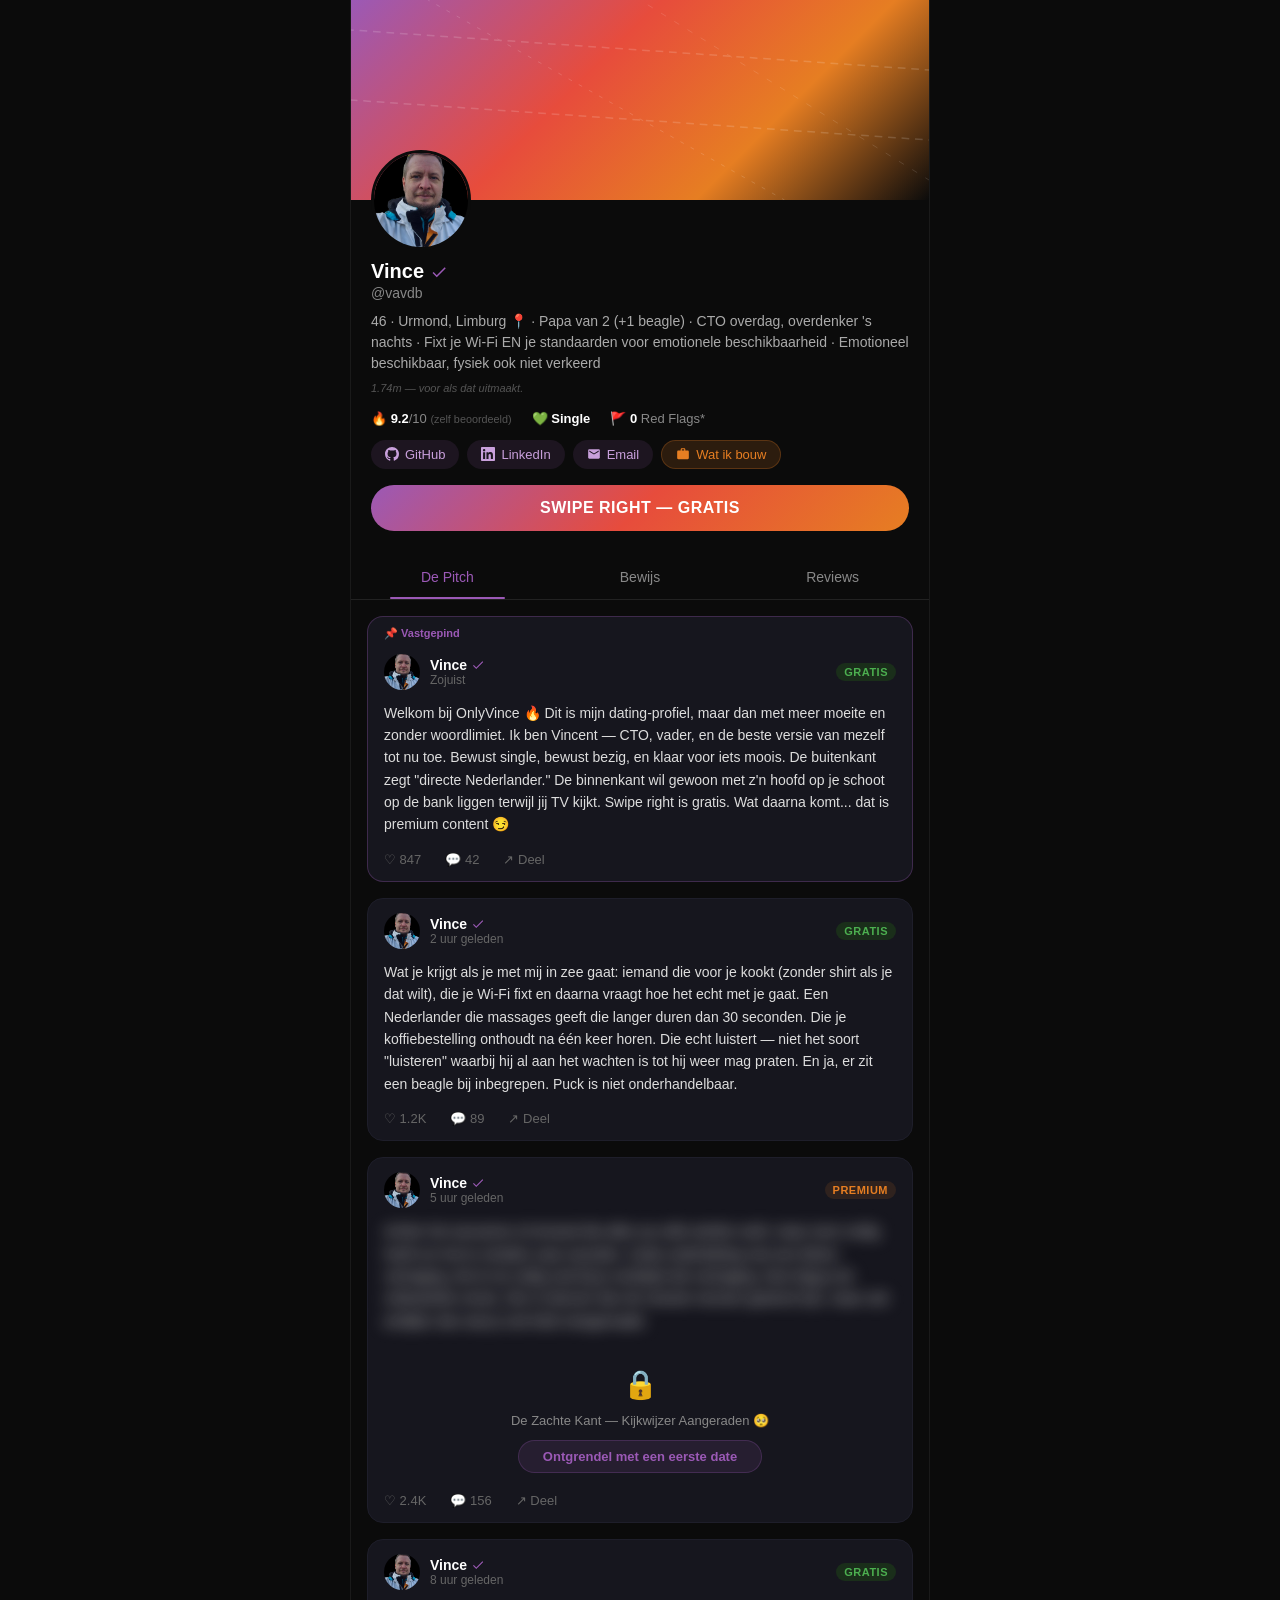
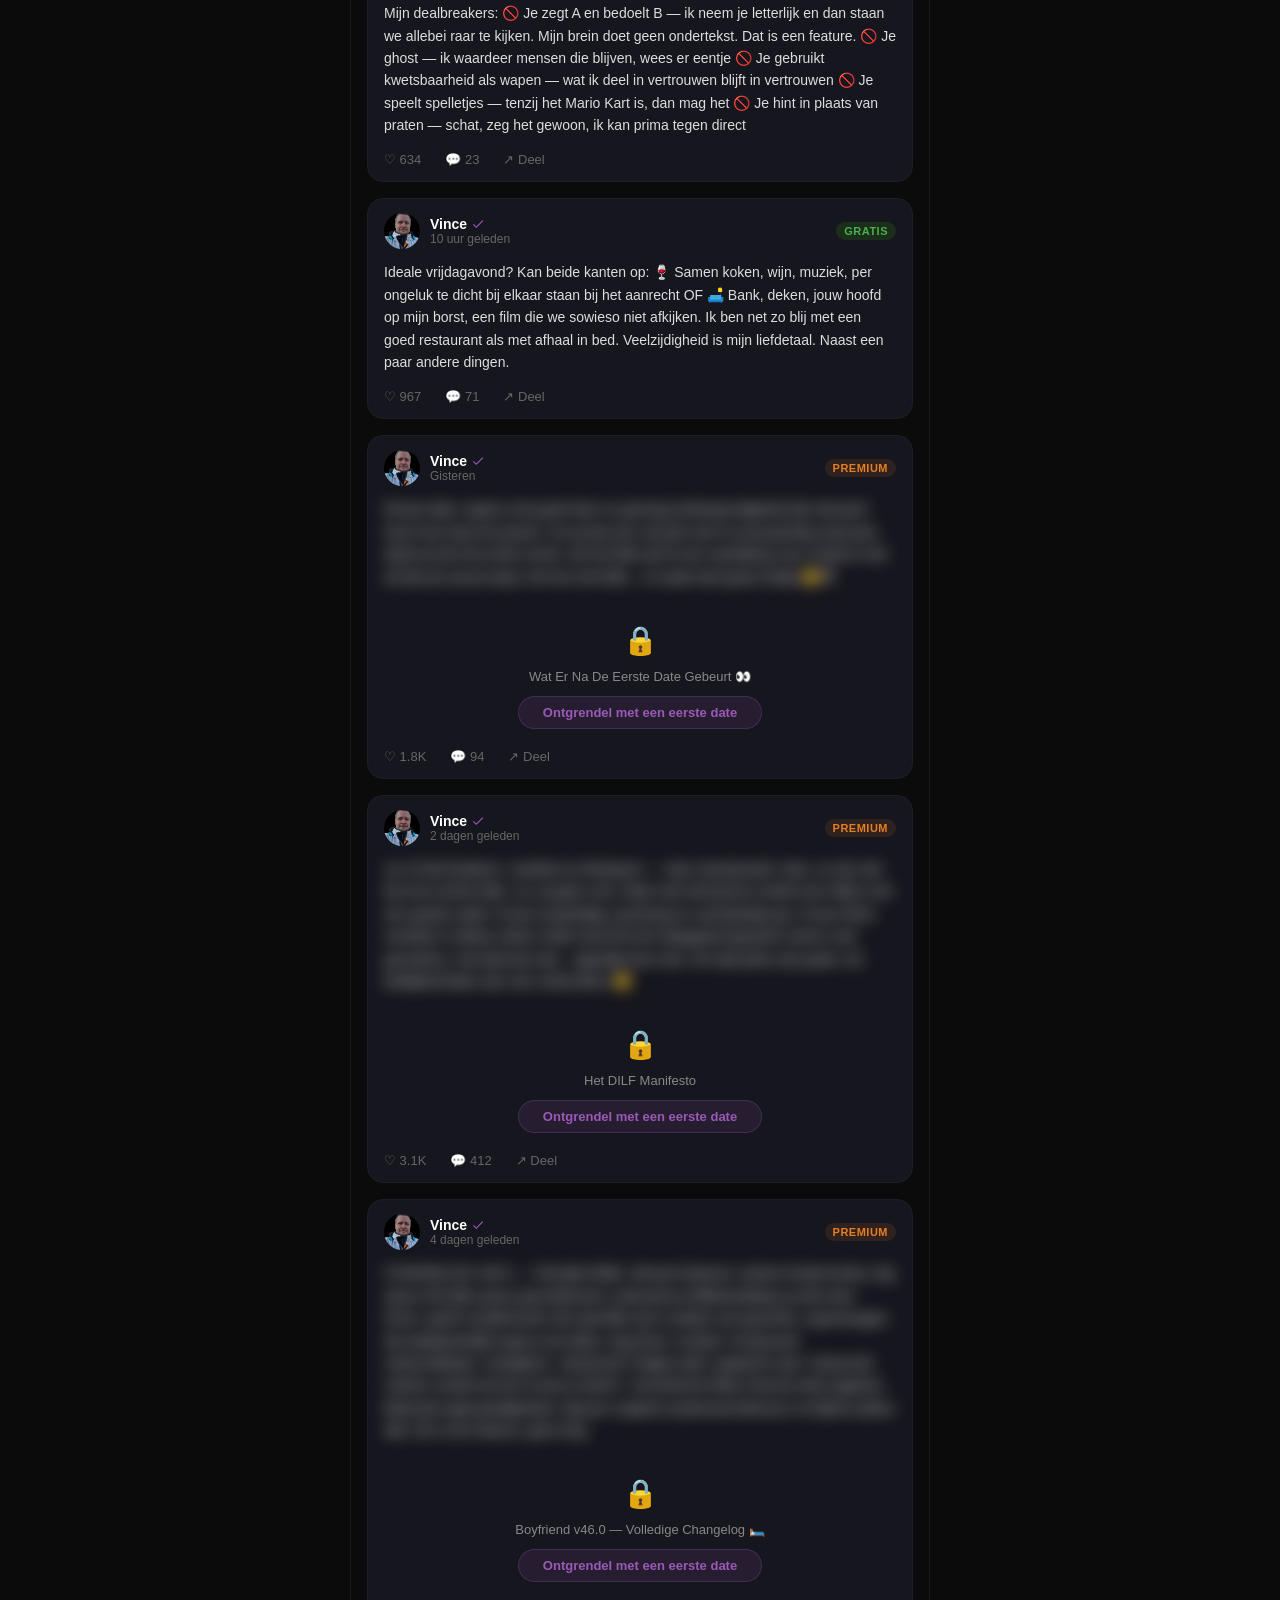
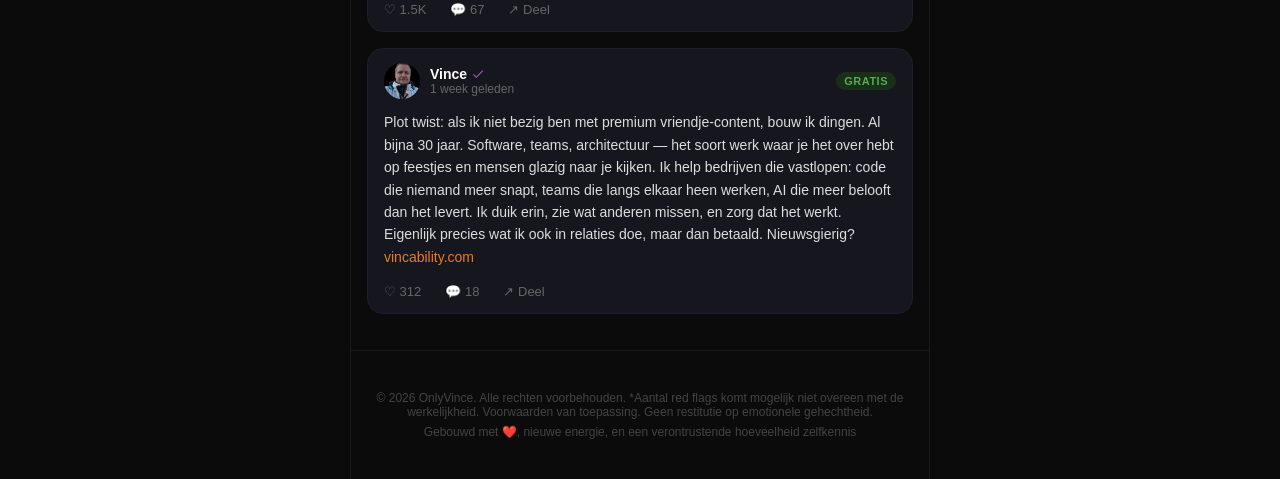
<file: index.html>
<!DOCTYPE html>
<html lang="nl">
<head>
  <meta charset="UTF-8">
  <meta name="viewport" content="width=device-width, initial-scale=1.0">
  <title>OnlyVince — Waarom Genoegen Nemen Met Minder?</title>
  <meta name="description" content="Vincent. Developer. Papa. Licht ontspoord. Accepteert nu sollicitaties.">

  <!-- Open Graph -->
  <meta property="og:title" content="OnlyVince — Waarom Genoegen Nemen Met Minder?">
  <meta property="og:description" content="De premium vriendje-ervaring. CTO, papa, emotioneel beschikbaar. Swipe right is gratis.">
  <meta property="og:image" content="https://onlyvince.net/assets/profile.jpg">
  <meta property="og:url" content="https://onlyvince.net/">
  <meta property="og:type" content="website">

  <!-- Twitter Card -->
  <meta name="twitter:card" content="summary">
  <meta name="twitter:title" content="OnlyVince — Waarom Genoegen Nemen Met Minder?">
  <meta name="twitter:description" content="De premium vriendje-ervaring. CTO, papa, emotioneel beschikbaar. Swipe right is gratis.">
  <meta name="twitter:image" content="https://onlyvince.net/assets/profile.jpg">

  <link rel="stylesheet" href="styles.css">
  <link rel="icon" href="data:image/svg+xml,<svg xmlns='http://www.w3.org/2000/svg' viewBox='0 0 100 100'><text y='.9em' font-size='90'>🔥</text></svg>">
</head>
<body>
  <div class="page">

    <!-- Cover Banner -->
    <div class="cover">
      <svg viewBox="0 0 600 200" preserveAspectRatio="none">
        <line x1="0" y1="30" x2="600" y2="70" stroke="#fff" stroke-width="1.5" stroke-dasharray="8,6">
          <animate attributeName="stroke-dashoffset" from="0" to="-28" dur="2s" repeatCount="indefinite"/>
        </line>
        <line x1="0" y1="100" x2="600" y2="140" stroke="#fff" stroke-width="1.5" stroke-dasharray="8,6">
          <animate attributeName="stroke-dashoffset" from="0" to="28" dur="3s" repeatCount="indefinite"/>
        </line>
        <line x1="80" y1="0" x2="450" y2="200" stroke="#fff" stroke-width="1" stroke-dasharray="4,8">
          <animate attributeName="stroke-dashoffset" from="0" to="-24" dur="4s" repeatCount="indefinite"/>
        </line>
        <line x1="300" y1="0" x2="600" y2="180" stroke="#fff" stroke-width="0.8" stroke-dasharray="6,10">
          <animate attributeName="stroke-dashoffset" from="0" to="20" dur="5s" repeatCount="indefinite"/>
        </line>
      </svg>
    </div>

    <!-- Profile -->
    <div class="profile">
      <img src="assets/profile.jpg" alt="Vince" class="avatar">

      <div class="profile-name">
        Vince
        <svg class="verified" viewBox="0 0 24 24" width="18" height="18" fill="#9b59b6">
          <path d="M9 16.17L4.83 12l-1.42 1.41L9 19 21 7l-1.41-1.41L9 16.17z"/>
        </svg>
      </div>
      <div class="profile-handle">@vavdb</div>
      <div class="profile-bio">
        46 &middot; Urmond, Limburg 📍 &middot; Papa van 2 (+1 beagle) &middot; CTO overdag, overdenker 's nachts &middot; Fixt je Wi-Fi EN je standaarden voor emotionele beschikbaarheid &middot; Emotioneel beschikbaar, fysiek ook niet verkeerd
        <span class="fine-print">1.74m — voor als dat uitmaakt.</span>
      </div>

      <!-- Dating Stats -->
      <div class="stats">
        <span>🔥 <strong>9.2</strong>/10 <small style="color:#555">(zelf beoordeeld)</small></span>
        <span>💚 <strong>Single</strong></span>
        <span>🚩 <strong>0</strong> Red Flags*</span>
      </div>

      <!-- Social Links -->
      <div class="social-links">
        <a href="https://github.com/vavdb" target="_blank" rel="noopener" class="social-link">
          <svg viewBox="0 0 24 24"><path d="M12 0C5.37 0 0 5.37 0 12c0 5.31 3.435 9.795 8.205 11.385.6.105.825-.255.825-.57 0-.285-.015-1.23-.015-2.235-3.015.555-3.795-.735-4.035-1.41-.135-.345-.72-1.41-1.23-1.695-.42-.225-1.02-.78-.015-.795.945-.015 1.62.87 1.845 1.23 1.08 1.815 2.805 1.305 3.495.99.105-.78.42-1.305.765-1.605-2.67-.3-5.46-1.335-5.46-5.925 0-1.305.465-2.385 1.23-3.225-.12-.3-.54-1.53.12-3.18 0 0 1.005-.315 3.3 1.23.96-.27 1.98-.405 3-.405s2.04.135 3 .405c2.295-1.56 3.3-1.23 3.3-1.23.66 1.65.24 2.88.12 3.18.765.84 1.23 1.905 1.23 3.225 0 4.605-2.805 5.625-5.475 5.925.435.375.81 1.095.81 2.22 0 1.605-.015 2.895-.015 3.3 0 .315.225.69.825.57A12.02 12.02 0 0024 12c0-6.63-5.37-12-12-12z"/></svg>
          GitHub
        </a>
        <a href="https://linkedin.com/in/vavdb" target="_blank" rel="noopener" class="social-link">
          <svg viewBox="0 0 24 24"><path d="M20.447 20.452h-3.554v-5.569c0-1.328-.027-3.037-1.852-3.037-1.853 0-2.136 1.445-2.136 2.939v5.667H9.351V9h3.414v1.561h.046c.477-.9 1.637-1.85 3.37-1.85 3.601 0 4.267 2.37 4.267 5.455v6.286zM5.337 7.433a2.062 2.062 0 01-2.063-2.065 2.064 2.064 0 112.063 2.065zm1.782 13.019H3.555V9h3.564v11.452zM22.225 0H1.771C.792 0 0 .774 0 1.729v20.542C0 23.227.792 24 1.771 24h20.451C23.2 24 24 23.227 24 22.271V1.729C24 .774 23.2 0 22.222 0h.003z"/></svg>
          LinkedIn
        </a>
        <a href="mailto:vince@onlyvince.net" class="social-link">
          <svg viewBox="0 0 24 24"><path d="M20 4H4c-1.1 0-2 .9-2 2v12c0 1.1.9 2 2 2h16c1.1 0 2-.9 2-2V6c0-1.1-.9-2-2-2zm0 4l-8 5-8-5V6l8 5 8-5v2z"/></svg>
          Email
        </a>
        <a href="https://www.vincability.com/" target="_blank" rel="noopener" class="social-link accent">
          <svg viewBox="0 0 24 24"><path d="M20 6h-4V4c0-1.11-.89-2-2-2h-4c-1.11 0-2 .89-2 2v2H4c-1.11 0-2 .89-2 2v11c0 1.11.89 2 2 2h16c1.11 0 2-.89 2-2V8c0-1.11-.89-2-2-2zm-6 0h-4V4h4v2z"/></svg>
          Wat ik bouw
        </a>
      </div>

      <!-- Subscribe / Swipe Right -->
      <a href="https://wa.me/31612960436?text=Ik%20heb%20naar%20rechts%20geswiped%20%F0%9F%91%80" class="subscribe-btn" target="_blank" rel="noopener">
        Swipe Right — Gratis
      </a>
    </div>

    <!-- Tabs -->
    <div class="tabs">
      <div class="tab active">De Pitch</div>
      <div class="tab" onclick="showUnlock('bewijs')">Bewijs</div>
      <div class="tab" onclick="showUnlock('reviews')">Reviews</div>
    </div>

    <!-- Feed -->
    <div class="feed">

      <!-- Pinned Post: De Pitch -->
      <div class="post pinned">
        <div class="pinned-badge">📌 Vastgepind</div>
        <div class="post-header">
          <img src="assets/profile.jpg" alt="Vince" class="post-avatar">
          <div class="post-meta">
            <div class="post-author">
              Vince
              <svg class="verified" viewBox="0 0 24 24" width="14" height="14" fill="#9b59b6">
                <path d="M9 16.17L4.83 12l-1.42 1.41L9 19 21 7l-1.41-1.41L9 16.17z"/>
              </svg>
            </div>
            <div class="post-time">Zojuist</div>
          </div>
          <span class="post-label free">Gratis</span>
        </div>
        <div class="post-body">
          <p class="post-text">Welkom bij OnlyVince 🔥 Dit is mijn dating-profiel, maar dan met meer moeite en zonder woordlimiet. Ik ben Vincent — CTO, vader, en de beste versie van mezelf tot nu toe. Bewust single, bewust bezig, en klaar voor iets moois. De buitenkant zegt "directe Nederlander." De binnenkant wil gewoon met z'n hoofd op je schoot op de bank liggen terwijl jij TV kijkt. Swipe right is gratis. Wat daarna komt... dat is premium content 😏</p>
        </div>
        <div class="post-actions">
          <span class="post-action" onclick="showToast('❤️ Dit vind je leuk')">♡ 847</span>
          <span class="post-action" onclick="showToast('💬 Stuur liever een DM')">💬 42</span>
          <span class="post-action" onclick="showToast('🔗 Deel me met je single vriendinnen')">↗ Deel</span>
        </div>
      </div>

      <!-- Free Post: Wat ik meebring -->
      <div class="post">
        <div class="post-header">
          <img src="assets/profile.jpg" alt="Vince" class="post-avatar">
          <div class="post-meta">
            <div class="post-author">
              Vince
              <svg class="verified" viewBox="0 0 24 24" width="14" height="14" fill="#9b59b6">
                <path d="M9 16.17L4.83 12l-1.42 1.41L9 19 21 7l-1.41-1.41L9 16.17z"/>
              </svg>
            </div>
            <div class="post-time">2 uur geleden</div>
          </div>
          <span class="post-label free">Gratis</span>
        </div>
        <div class="post-body">
          <p class="post-text">Wat je krijgt als je met mij in zee gaat: iemand die voor je kookt (zonder shirt als je dat wilt), die je Wi-Fi fixt en daarna vraagt hoe het echt met je gaat. Een Nederlander die massages geeft die langer duren dan 30 seconden. Die je koffiebestelling onthoudt na één keer horen. Die echt luistert — niet het soort "luisteren" waarbij hij al aan het wachten is tot hij weer mag praten. En ja, er zit een beagle bij inbegrepen. Puck is niet onderhandelbaar.</p>
        </div>
        <div class="post-actions">
          <span class="post-action" onclick="showToast('❤️ Dit vind je leuk')">♡ 1.2K</span>
          <span class="post-action" onclick="showToast('💬 Stuur liever een DM')">💬 89</span>
          <span class="post-action" onclick="showToast('🔗 Deel me met je single vriendinnen')">↗ Deel</span>
        </div>
      </div>

      <!-- Premium Post: Echte Gevoelens -->
      <div class="post">
        <div class="post-header">
          <img src="assets/profile.jpg" alt="Vince" class="post-avatar">
          <div class="post-meta">
            <div class="post-author">
              Vince
              <svg class="verified" viewBox="0 0 24 24" width="14" height="14" fill="#9b59b6">
                <path d="M9 16.17L4.83 12l-1.42 1.41L9 19 21 7l-1.41-1.41L9 16.17z"/>
              </svg>
            </div>
            <div class="post-time">5 uur geleden</div>
          </div>
          <span class="post-label premium">Premium</span>
        </div>
        <div class="post-body">
          <p class="post-text blurred">Achter het sarcasme zit iemand die alles op volle sterkte voelt, maar even nodig heeft om het te vertalen naar woorden. Zoals ondertiteling met een kleine vertraging. Als ik me veilig voel bij je verdwijnt die vertraging. Dan krijg je de onbewerkte versie. Die is intenser dan de meeste mensen gewend zijn, maar ook eerlijker dan wat je ooit hebt meegemaakt.</p>
        </div>
        <div class="locked-overlay">
          <div class="lock-icon">🔒</div>
          <div class="lock-text">De Zachte Kant — Kijkwijzer Aangeraden 🥺</div>
          <button class="unlock-btn" onclick="showUnlock('premium')">Ontgrendel met een eerste date</button>
        </div>
        <div class="post-actions">
          <span class="post-action">♡ 2.4K</span>
          <span class="post-action">💬 156</span>
          <span class="post-action">↗ Deel</span>
        </div>
      </div>

      <!-- Free Post: Dealbreakers -->
      <div class="post">
        <div class="post-header">
          <img src="assets/profile.jpg" alt="Vince" class="post-avatar">
          <div class="post-meta">
            <div class="post-author">
              Vince
              <svg class="verified" viewBox="0 0 24 24" width="14" height="14" fill="#9b59b6">
                <path d="M9 16.17L4.83 12l-1.42 1.41L9 19 21 7l-1.41-1.41L9 16.17z"/>
              </svg>
            </div>
            <div class="post-time">8 uur geleden</div>
          </div>
          <span class="post-label free">Gratis</span>
        </div>
        <div class="post-body">
          <p class="post-text">Mijn dealbreakers: 🚫 Je zegt A en bedoelt B — ik neem je letterlijk en dan staan we allebei raar te kijken. Mijn brein doet geen ondertekst. Dat is een feature. 🚫 Je ghost — ik waardeer mensen die blijven, wees er eentje 🚫 Je gebruikt kwetsbaarheid als wapen — wat ik deel in vertrouwen blijft in vertrouwen 🚫 Je speelt spelletjes — tenzij het Mario Kart is, dan mag het 🚫 Je hint in plaats van praten — schat, zeg het gewoon, ik kan prima tegen direct</p>
        </div>
        <div class="post-actions">
          <span class="post-action" onclick="showToast('❤️ Dit vind je leuk')">♡ 634</span>
          <span class="post-action" onclick="showToast('💬 Stuur liever een DM')">💬 23</span>
          <span class="post-action" onclick="showToast('🔗 Deel me met je single vriendinnen')">↗ Deel</span>
        </div>
      </div>

      <!-- Free Post: Vrijdagavond -->
      <div class="post">
        <div class="post-header">
          <img src="assets/profile.jpg" alt="Vince" class="post-avatar">
          <div class="post-meta">
            <div class="post-author">
              Vince
              <svg class="verified" viewBox="0 0 24 24" width="14" height="14" fill="#9b59b6">
                <path d="M9 16.17L4.83 12l-1.42 1.41L9 19 21 7l-1.41-1.41L9 16.17z"/>
              </svg>
            </div>
            <div class="post-time">10 uur geleden</div>
          </div>
          <span class="post-label free">Gratis</span>
        </div>
        <div class="post-body">
          <p class="post-text">Ideale vrijdagavond? Kan beide kanten op: 🍷 Samen koken, wijn, muziek, per ongeluk te dicht bij elkaar staan bij het aanrecht OF 🛋️ Bank, deken, jouw hoofd op mijn borst, een film die we sowieso niet afkijken. Ik ben net zo blij met een goed restaurant als met afhaal in bed. Veelzijdigheid is mijn liefdetaal. Naast een paar andere dingen.</p>
        </div>
        <div class="post-actions">
          <span class="post-action" onclick="showToast('❤️ Dit vind je leuk')">♡ 967</span>
          <span class="post-action" onclick="showToast('💬 Stuur liever een DM')">💬 71</span>
          <span class="post-action" onclick="showToast('🔗 Deel me met je single vriendinnen')">↗ Deel</span>
        </div>
      </div>

      <!-- Premium Post: Hoe een date eruitziet -->
      <div class="post">
        <div class="post-header">
          <img src="assets/profile.jpg" alt="Vince" class="post-avatar">
          <div class="post-meta">
            <div class="post-author">
              Vince
              <svg class="verified" viewBox="0 0 24 24" width="14" height="14" fill="#9b59b6">
                <path d="M9 16.17L4.83 12l-1.42 1.41L9 19 21 7l-1.41-1.41L9 16.17z"/>
              </svg>
            </div>
            <div class="post-time">Gisteren</div>
          </div>
          <span class="post-label premium">Premium</span>
        </div>
        <div class="post-body">
          <p class="post-text blurred">Eerste date: ergens met goed eten en genoeg achtergrondgeluid dat niemand hoort hoe hard we lachen. De eerste tien minuten ben ik zenuwachtig charmant, daarna komt de echte versie. Als het klikt stel ik een wandeling voor omdat ik niet wil dat de avond stopt. Als het echt klikt... ik maak heel goed ontbijt 😏🍳</p>
        </div>
        <div class="locked-overlay">
          <div class="lock-icon">🔒</div>
          <div class="lock-text">Wat Er Na De Eerste Date Gebeurt 👀</div>
          <button class="unlock-btn" onclick="showUnlock('premium')">Ontgrendel met een eerste date</button>
        </div>
        <div class="post-actions">
          <span class="post-action">♡ 1.8K</span>
          <span class="post-action">💬 94</span>
          <span class="post-action">↗ Deel</span>
        </div>
      </div>

      <!-- Premium Post: Het vader-ding -->
      <div class="post">
        <div class="post-header">
          <img src="assets/profile.jpg" alt="Vince" class="post-avatar">
          <div class="post-meta">
            <div class="post-author">
              Vince
              <svg class="verified" viewBox="0 0 24 24" width="14" height="14" fill="#9b59b6">
                <path d="M9 16.17L4.83 12l-1.42 1.41L9 19 21 7l-1.41-1.41L9 16.17z"/>
              </svg>
            </div>
            <div class="post-time">2 dagen geleden</div>
          </div>
          <span class="post-label premium">Premium</span>
        </div>
        <div class="post-body">
          <p class="post-text blurred">Ja, ik heb kinderen. Josefina en Benjamin — mijn meesterwerk. Nee, ze zijn niet bij onze eerste date. Ja, zij gaan voor. Maar wat niemand je vertelt over daten met een goede vader: ik kan al geduldig, aanwezig en zachtaardig zijn. Ik kan IKEA-meubels in elkaar zetten onder druk EN een diepgaand gesprek voeren over gevoelens. Het dad bod valt... eigenlijk best mee. De dad jokes zijn gratis. De bedtijdverhalen zijn voor subscribers 😏</p>
        </div>
        <div class="locked-overlay">
          <div class="lock-icon">🔒</div>
          <div class="lock-text">Het DILF Manifesto</div>
          <button class="unlock-btn" onclick="showUnlock('premium')">Ontgrendel met een eerste date</button>
        </div>
        <div class="post-actions">
          <span class="post-action">♡ 3.1K</span>
          <span class="post-action">💬 412</span>
          <span class="post-action">↗ Deel</span>
        </div>
      </div>

      <!-- Premium Post: Boyfriend Changelog -->
      <div class="post">
        <div class="post-header">
          <img src="assets/profile.jpg" alt="Vince" class="post-avatar">
          <div class="post-meta">
            <div class="post-author">
              Vince
              <svg class="verified" viewBox="0 0 24 24" width="14" height="14" fill="#9b59b6">
                <path d="M9 16.17L4.83 12l-1.42 1.41L9 19 21 7l-1.41-1.41L9 16.17z"/>
              </svg>
            </div>
            <div class="post-time">4 dagen geleden</div>
          </div>
          <span class="post-label premium">Premium</span>
        </div>
        <div class="post-body">
          <p class="post-text blurred">CHANGELOG v46.0 — Vriendje Editie. Nieuwe features: actieve luistermodus, big spoon EN little spoon gecertificeerd, onthoudt je koffiebestelling na één keer horen, geeft complimenten die specifiek zijn in plaats van generiek, rugmassages die daadwerkelijk ergens toe leiden. Bug fixes: module "emotioneel onbeschikbaar" verwijderd, "antwoordt 3 dagen later" gepatcht naar "antwoordt meteen omdat hij toch al aan je dacht", commitment-fobie memory leak opgelost. Bekende eigenaardigheden: legt per ongeluk systeemarchitectuur uit tijdens pillow talk. Dit is een feature, geen bug.</p>
        </div>
        <div class="locked-overlay">
          <div class="lock-icon">🔒</div>
          <div class="lock-text">Boyfriend v46.0 — Volledige Changelog 🛏️</div>
          <button class="unlock-btn" onclick="showUnlock('premium')">Ontgrendel met een eerste date</button>
        </div>
        <div class="post-actions">
          <span class="post-action">♡ 1.5K</span>
          <span class="post-action">💬 67</span>
          <span class="post-action">↗ Deel</span>
        </div>
      </div>

      <!-- Free Post: Wat ik bouw als ik niet hier ben -->
      <div class="post">
        <div class="post-header">
          <img src="assets/profile.jpg" alt="Vince" class="post-avatar">
          <div class="post-meta">
            <div class="post-author">
              Vince
              <svg class="verified" viewBox="0 0 24 24" width="14" height="14" fill="#9b59b6">
                <path d="M9 16.17L4.83 12l-1.42 1.41L9 19 21 7l-1.41-1.41L9 16.17z"/>
              </svg>
            </div>
            <div class="post-time">1 week geleden</div>
          </div>
          <span class="post-label free">Gratis</span>
        </div>
        <div class="post-body">
          <p class="post-text">Plot twist: als ik niet bezig ben met premium vriendje-content, bouw ik dingen. Al bijna 30 jaar. Software, teams, architectuur — het soort werk waar je het over hebt op feestjes en mensen glazig naar je kijken. Ik help bedrijven die vastlopen: code die niemand meer snapt, teams die langs elkaar heen werken, AI die meer belooft dan het levert. Ik duik erin, zie wat anderen missen, en zorg dat het werkt. Eigenlijk precies wat ik ook in relaties doe, maar dan betaald. Nieuwsgierig? <a href="https://www.vincability.com/" target="_blank" rel="noopener" style="color:#e67e22;">vincability.com</a></p>
        </div>
        <div class="post-actions">
          <span class="post-action" onclick="showToast('❤️ Dit vind je leuk')">♡ 312</span>
          <span class="post-action" onclick="showToast('💬 Stuur liever een DM')">💬 18</span>
          <span class="post-action" onclick="showToast('🔗 Deel me met je single vriendinnen')">↗ Deel</span>
        </div>
      </div>

    </div>

    <!-- Footer -->
    <div class="site-footer">
      <p>&copy; 2026 OnlyVince. Alle rechten voorbehouden. *Aantal red flags komt mogelijk niet overeen met de werkelijkheid. Voorwaarden van toepassing. Geen restitutie op emotionele gehechtheid.</p>
      <p style="margin-top:6px;">Gebouwd met ❤️, nieuwe energie, en een verontrustende hoeveelheid zelfkennis</p>
    </div>

  </div>

  <!-- Unlock Modal -->
  <div class="unlock-modal" id="unlockModal">
    <div class="unlock-modal-content">
      <div class="unlock-modal-icon" id="unlockIcon">🔒</div>
      <div class="unlock-modal-title" id="unlockTitle"></div>
      <div class="unlock-modal-subtitle" id="unlockSubtitle"></div>
      <a class="unlock-modal-cta" id="unlockCta" href="#" target="_blank" rel="noopener"></a>
      <button class="unlock-modal-close" onclick="hideUnlock()">Terug naar profiel</button>
    </div>
  </div>

  <!-- Toast -->
  <div class="toast" id="toast"></div>

  <script>
    const unlockContent = {
      premium: {
        icon: '🔓',
        title: 'Premium content ontgrendelen?',
        subtitle: 'Eén berichtje. Geen abonnement, geen creditcard. Gewoon even hoi zeggen.',
        cta: 'Stuur een berichtje',
        href: 'https://wa.me/31612960436?text=Ik%20wil%20de%20premium%20content%20ontgrendelen%20%F0%9F%94%93'
      },
      bewijs: {
        icon: '📸',
        title: 'Bewijs nodig?',
        subtitle: 'Foto\'s, referenties, en andere bewijsstukken zijn beschikbaar na een eerste gesprek. Kwaliteitscontrole, je begrijpt het.',
        cta: 'Vraag bewijs aan',
        href: 'https://wa.me/31612960436?text=Ik%20wil%20graag%20het%20bewijs%20zien%20%F0%9F%91%80'
      },
      reviews: {
        icon: '⭐',
        title: 'Reviews',
        subtitle: 'Recensies van exen worden om juridische redenen niet gepubliceerd. Maar je kunt altijd je eigen review schrijven.',
        cta: 'Schrijf de eerste review',
        href: 'https://wa.me/31612960436?text=Ik%20wil%20graag%20een%20review%20schrijven%20%E2%AD%90'
      }
    };

    function showUnlock(type) {
      const data = unlockContent[type];
      document.getElementById('unlockIcon').textContent = data.icon;
      document.getElementById('unlockTitle').textContent = data.title;
      document.getElementById('unlockSubtitle').textContent = data.subtitle;
      document.getElementById('unlockCta').textContent = data.cta;
      document.getElementById('unlockCta').href = data.href;
      document.getElementById('unlockModal').classList.add('show');
    }

    function hideUnlock() {
      document.getElementById('unlockModal').classList.remove('show');
    }

    document.getElementById('unlockModal').addEventListener('click', function(e) {
      if (e.target === this) hideUnlock();
    });

    function showToast(message) {
      const toast = document.getElementById('toast');
      toast.textContent = message;
      toast.classList.add('show');
      setTimeout(() => toast.classList.remove('show'), 2500);
    }
  </script>
</body>
</html>
</file>
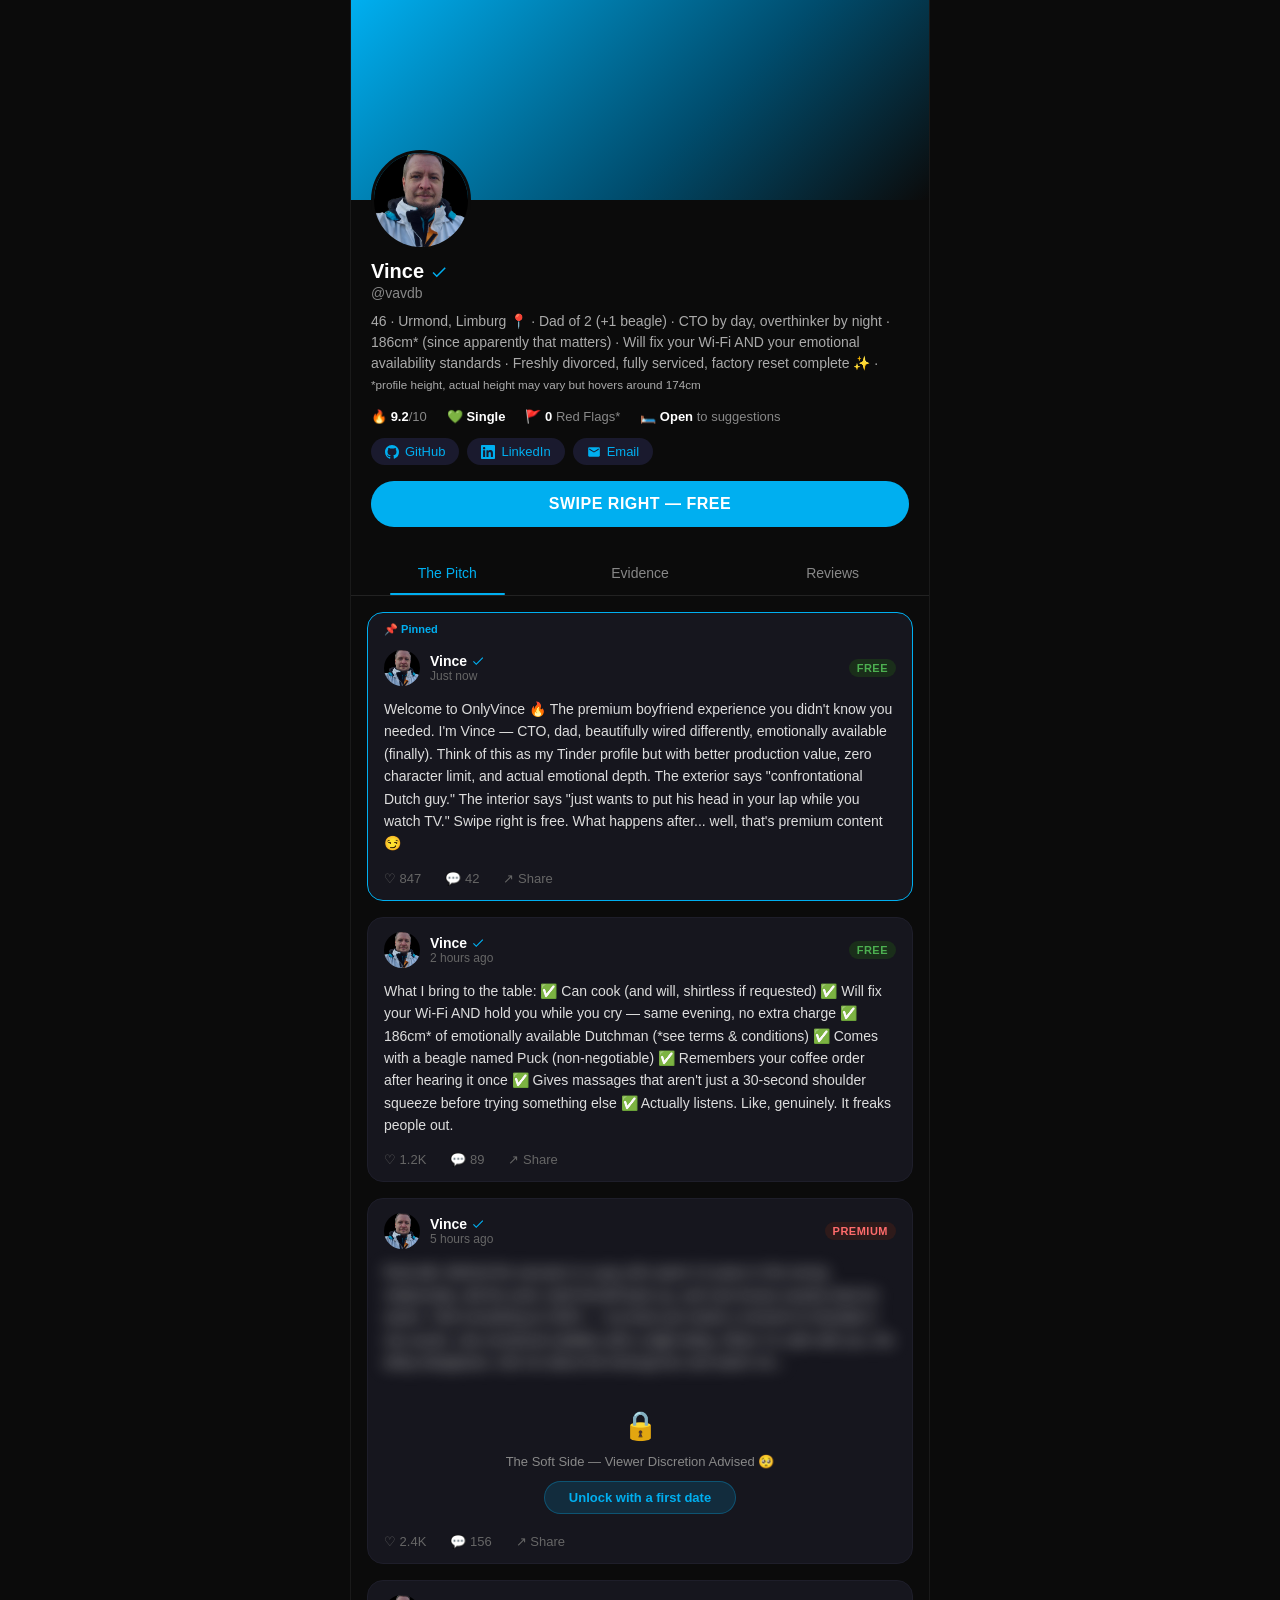
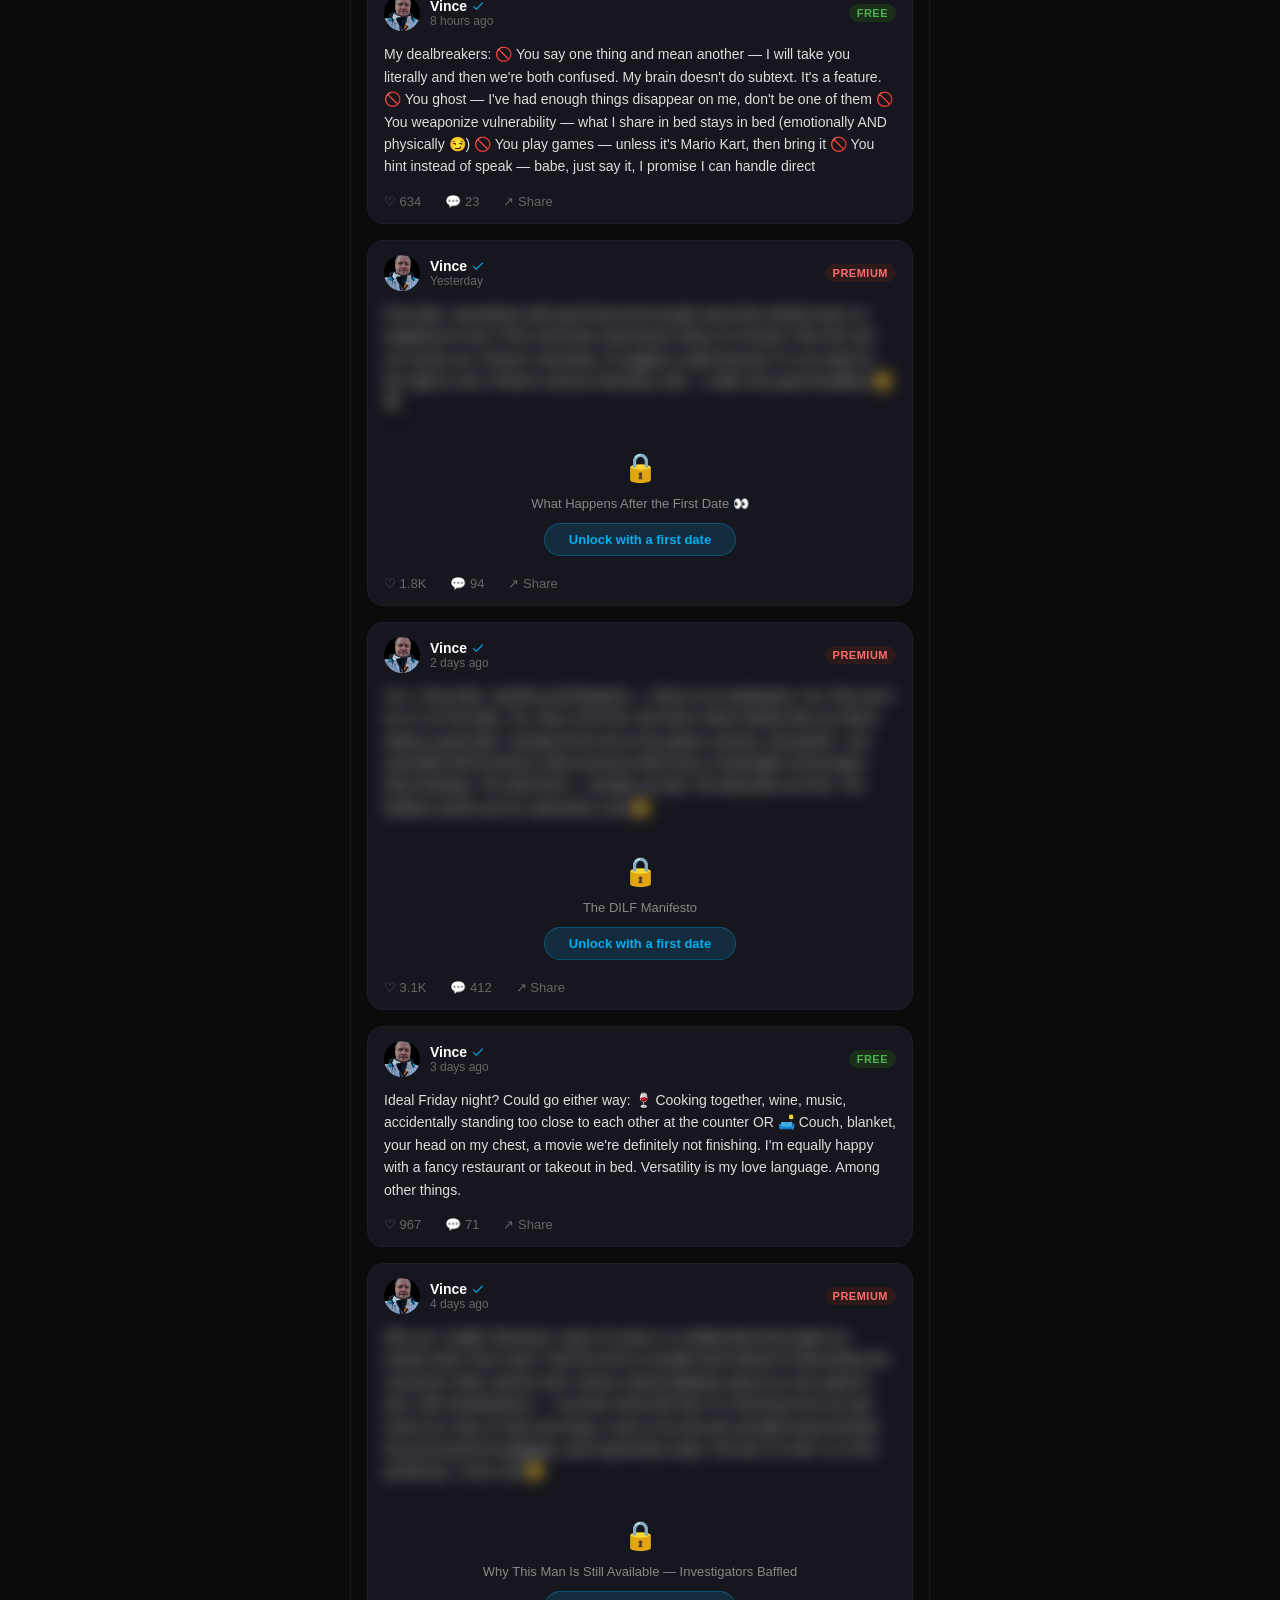
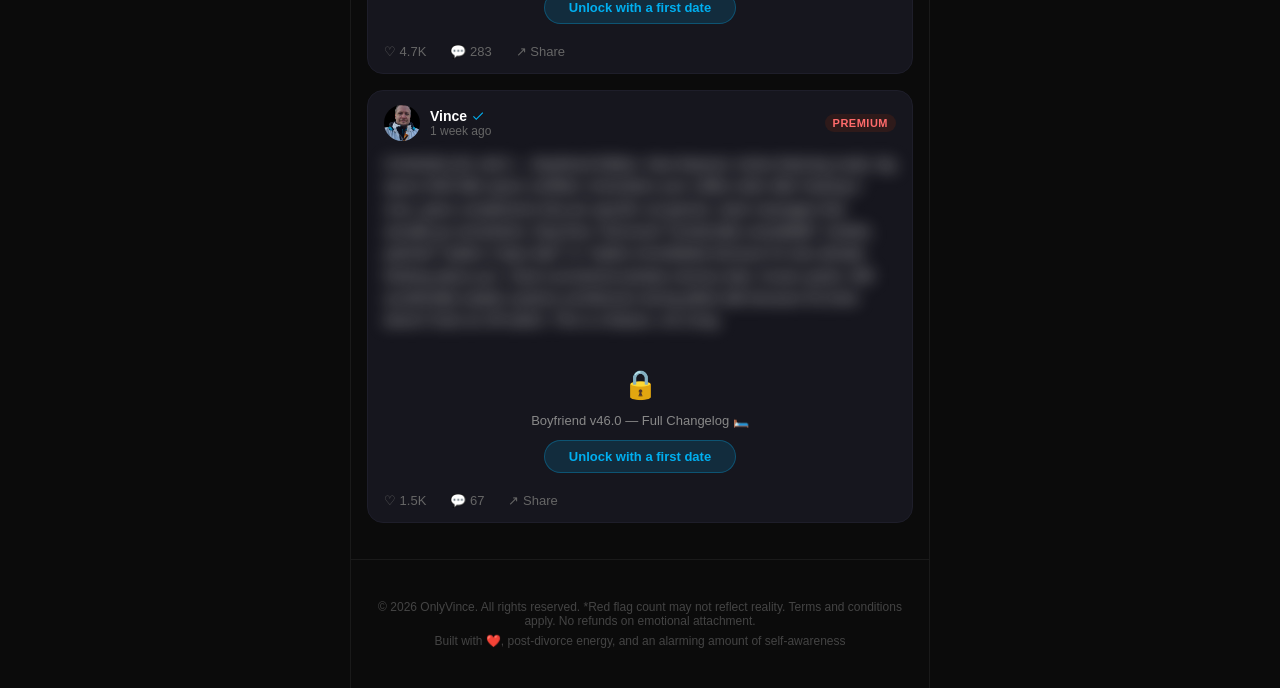
<file: index-en.html>
<!DOCTYPE html>
<html lang="en">
<head>
  <meta charset="UTF-8">
  <meta name="viewport" content="width=device-width, initial-scale=1.0">
  <title>OnlyVince — Why Settle For Less?</title>
  <meta name="description" content="Vince. 34. Developer. Dad. Slightly unhinged. Now accepting applications.">
  <link rel="stylesheet" href="styles-en.css">
  <link rel="icon" href="data:image/svg+xml,<svg xmlns='http://www.w3.org/2000/svg' viewBox='0 0 100 100'><text y='.9em' font-size='90'>🔥</text></svg>">
</head>
<body>
  <div class="page">

    <!-- Cover Banner -->
    <div class="cover"></div>

    <!-- Profile -->
    <div class="profile">
      <img src="assets/profile.jpg" alt="Vince" class="avatar">

      <div class="profile-name">
        Vince
        <svg class="verified" viewBox="0 0 24 24" width="18" height="18" fill="#00AFF0">
          <path d="M9 16.17L4.83 12l-1.42 1.41L9 19 21 7l-1.41-1.41L9 16.17z"/>
        </svg>
      </div>
      <div class="profile-handle">@vavdb</div>
      <div class="profile-bio">
        46 &middot; Urmond, Limburg 📍 &middot; Dad of 2 (+1 beagle) &middot; CTO by day, overthinker by night &middot; 186cm* (since apparently that matters) &middot; Will fix your Wi-Fi AND your emotional availability standards &middot; Freshly divorced, fully serviced, factory reset complete ✨ &middot; <small>*profile height, actual height may vary but hovers around 174cm</small>
      </div>

      <!-- Dating Stats -->
      <div class="stats">
        <span>🔥 <strong>9.2</strong>/10</span>
        <span>💚 <strong>Single</strong></span>
        <span>🚩 <strong>0</strong> Red Flags*</span>
        <span>🛏️ <strong>Open</strong> to suggestions</span>
      </div>

      <!-- Social Links -->
      <div class="social-links">
        <a href="https://github.com/vavdb" target="_blank" rel="noopener" class="social-link">
          <svg viewBox="0 0 24 24"><path d="M12 0C5.37 0 0 5.37 0 12c0 5.31 3.435 9.795 8.205 11.385.6.105.825-.255.825-.57 0-.285-.015-1.23-.015-2.235-3.015.555-3.795-.735-4.035-1.41-.135-.345-.72-1.41-1.23-1.695-.42-.225-1.02-.78-.015-.795.945-.015 1.62.87 1.845 1.23 1.08 1.815 2.805 1.305 3.495.99.105-.78.42-1.305.765-1.605-2.67-.3-5.46-1.335-5.46-5.925 0-1.305.465-2.385 1.23-3.225-.12-.3-.54-1.53.12-3.18 0 0 1.005-.315 3.3 1.23.96-.27 1.98-.405 3-.405s2.04.135 3 .405c2.295-1.56 3.3-1.23 3.3-1.23.66 1.65.24 2.88.12 3.18.765.84 1.23 1.905 1.23 3.225 0 4.605-2.805 5.625-5.475 5.925.435.375.81 1.095.81 2.22 0 1.605-.015 2.895-.015 3.3 0 .315.225.69.825.57A12.02 12.02 0 0024 12c0-6.63-5.37-12-12-12z"/></svg>
          GitHub
        </a>
        <a href="https://linkedin.com/in/vavdb" target="_blank" rel="noopener" class="social-link">
          <svg viewBox="0 0 24 24"><path d="M20.447 20.452h-3.554v-5.569c0-1.328-.027-3.037-1.852-3.037-1.853 0-2.136 1.445-2.136 2.939v5.667H9.351V9h3.414v1.561h.046c.477-.9 1.637-1.85 3.37-1.85 3.601 0 4.267 2.37 4.267 5.455v6.286zM5.337 7.433a2.062 2.062 0 01-2.063-2.065 2.064 2.064 0 112.063 2.065zm1.782 13.019H3.555V9h3.564v11.452zM22.225 0H1.771C.792 0 0 .774 0 1.729v20.542C0 23.227.792 24 1.771 24h20.451C23.2 24 24 23.227 24 22.271V1.729C24 .774 23.2 0 22.222 0h.003z"/></svg>
          LinkedIn
        </a>
        <a href="mailto:vince@onlyvince.net" class="social-link">
          <svg viewBox="0 0 24 24"><path d="M20 4H4c-1.1 0-2 .9-2 2v12c0 1.1.9 2 2 2h16c1.1 0 2-.9 2-2V6c0-1.1-.9-2-2-2zm0 4l-8 5-8-5V6l8 5 8-5v2z"/></svg>
          Email
        </a>
      </div>

      <!-- Subscribe / Swipe Right -->
      <a href="https://wa.me/31612960436?text=I%20swiped%20right%20%F0%9F%91%80" class="subscribe-btn" target="_blank" rel="noopener">
        Swipe Right — Free
      </a>
    </div>

    <!-- Tabs -->
    <div class="tabs">
      <div class="tab active">The Pitch</div>
      <div class="tab">Evidence</div>
      <div class="tab">Reviews</div>
    </div>

    <!-- Feed -->
    <div class="feed">

      <!-- Pinned Post: The Elevator Pitch -->
      <div class="post pinned">
        <div class="pinned-badge">📌 Pinned</div>
        <div class="post-header">
          <img src="assets/profile.jpg" alt="Vince" class="post-avatar">
          <div class="post-meta">
            <div class="post-author">
              Vince
              <svg class="verified" viewBox="0 0 24 24" width="14" height="14" fill="#00AFF0">
                <path d="M9 16.17L4.83 12l-1.42 1.41L9 19 21 7l-1.41-1.41L9 16.17z"/>
              </svg>
            </div>
            <div class="post-time">Just now</div>
          </div>
          <span class="post-label free">Free</span>
        </div>
        <div class="post-body">
          <p class="post-text">Welcome to OnlyVince 🔥 The premium boyfriend experience you didn't know you needed. I'm Vince — CTO, dad, beautifully wired differently, emotionally available (finally). Think of this as my Tinder profile but with better production value, zero character limit, and actual emotional depth. The exterior says "confrontational Dutch guy." The interior says "just wants to put his head in your lap while you watch TV." Swipe right is free. What happens after... well, that's premium content 😏</p>
        </div>
        <div class="post-actions">
          <span class="post-action" onclick="showToast('❤️ You liked this')">♡ 847</span>
          <span class="post-action" onclick="showToast('💬 Slide into the DMs instead')">💬 42</span>
          <span class="post-action" onclick="showToast('🔗 Share me with your single friends')">↗ Share</span>
        </div>
      </div>

      <!-- Free Post: What I Bring to the Table -->
      <div class="post">
        <div class="post-header">
          <img src="assets/profile.jpg" alt="Vince" class="post-avatar">
          <div class="post-meta">
            <div class="post-author">
              Vince
              <svg class="verified" viewBox="0 0 24 24" width="14" height="14" fill="#00AFF0">
                <path d="M9 16.17L4.83 12l-1.42 1.41L9 19 21 7l-1.41-1.41L9 16.17z"/>
              </svg>
            </div>
            <div class="post-time">2 hours ago</div>
          </div>
          <span class="post-label free">Free</span>
        </div>
        <div class="post-body">
          <p class="post-text">What I bring to the table: ✅ Can cook (and will, shirtless if requested) ✅ Will fix your Wi-Fi AND hold you while you cry — same evening, no extra charge ✅ 186cm* of emotionally available Dutchman (*see terms &amp; conditions) ✅ Comes with a beagle named Puck (non-negotiable) ✅ Remembers your coffee order after hearing it once ✅ Gives massages that aren't just a 30-second shoulder squeeze before trying something else ✅ Actually listens. Like, genuinely. It freaks people out.</p>
        </div>
        <div class="post-actions">
          <span class="post-action" onclick="showToast('❤️ You liked this')">♡ 1.2K</span>
          <span class="post-action" onclick="showToast('💬 Slide into the DMs instead')">💬 89</span>
          <span class="post-action" onclick="showToast('🔗 Share me with your single friends')">↗ Share</span>
        </div>
      </div>

      <!-- Premium Post: Real Feelings -->
      <div class="post">
        <div class="post-header">
          <img src="assets/profile.jpg" alt="Vince" class="post-avatar">
          <div class="post-meta">
            <div class="post-author">
              Vince
              <svg class="verified" viewBox="0 0 24 24" width="14" height="14" fill="#00AFF0">
                <path d="M9 16.17L4.83 12l-1.42 1.41L9 19 21 7l-1.41-1.41L9 16.17z"/>
              </svg>
            </div>
            <div class="post-time">5 hours ago</div>
          </div>
          <span class="post-label premium">Premium</span>
        </div>
        <div class="post-body">
          <p class="post-text blurred">Real talk. Behind the sarcasm is a guy who spent 13 years in the wrong relationship, did the work, built himself back up, and now knows exactly what he wants. I feel everything at 100% — my brain just needs a moment to translate it into words. Like emotional subtitles with a slight delay. When I'm safe with you, the delay disappears. Ask me about the kintsugi box and watch me...</p>
        </div>
        <div class="locked-overlay">
          <div class="lock-icon">🔒</div>
          <div class="lock-text">The Soft Side — Viewer Discretion Advised 🥺</div>
          <button class="unlock-btn" onclick="window.open('https://wa.me/31612960436?text=I%20want%20to%20unlock%20the%20premium%20content%20%F0%9F%94%93','_blank')">Unlock with a first date</button>
        </div>
        <div class="post-actions">
          <span class="post-action">♡ 2.4K</span>
          <span class="post-action">💬 156</span>
          <span class="post-action">↗ Share</span>
        </div>
      </div>

      <!-- Free Post: Dealbreakers -->
      <div class="post">
        <div class="post-header">
          <img src="assets/profile.jpg" alt="Vince" class="post-avatar">
          <div class="post-meta">
            <div class="post-author">
              Vince
              <svg class="verified" viewBox="0 0 24 24" width="14" height="14" fill="#00AFF0">
                <path d="M9 16.17L4.83 12l-1.42 1.41L9 19 21 7l-1.41-1.41L9 16.17z"/>
              </svg>
            </div>
            <div class="post-time">8 hours ago</div>
          </div>
          <span class="post-label free">Free</span>
        </div>
        <div class="post-body">
          <p class="post-text">My dealbreakers: 🚫 You say one thing and mean another — I will take you literally and then we're both confused. My brain doesn't do subtext. It's a feature. 🚫 You ghost — I've had enough things disappear on me, don't be one of them 🚫 You weaponize vulnerability — what I share in bed stays in bed (emotionally AND physically 😏) 🚫 You play games — unless it's Mario Kart, then bring it 🚫 You hint instead of speak — babe, just say it, I promise I can handle direct</p>
        </div>
        <div class="post-actions">
          <span class="post-action" onclick="showToast('❤️ You liked this')">♡ 634</span>
          <span class="post-action" onclick="showToast('💬 Slide into the DMs instead')">💬 23</span>
          <span class="post-action" onclick="showToast('🔗 Share me with your single friends')">↗ Share</span>
        </div>
      </div>

      <!-- Premium Post: What a Date Looks Like -->
      <div class="post">
        <div class="post-header">
          <img src="assets/profile.jpg" alt="Vince" class="post-avatar">
          <div class="post-meta">
            <div class="post-author">
              Vince
              <svg class="verified" viewBox="0 0 24 24" width="14" height="14" fill="#00AFF0">
                <path d="M9 16.17L4.83 12l-1.42 1.41L9 19 21 7l-1.41-1.41L9 16.17z"/>
              </svg>
            </div>
            <div class="post-time">Yesterday</div>
          </div>
          <span class="post-label premium">Premium</span>
        </div>
        <div class="post-body">
          <p class="post-text blurred">First date: somewhere with good food and enough noise that nobody hears us laughing too loud. I'll be nervously charming for about 10 minutes, then the real me comes out. If there's chemistry, I'll suggest a walk because I'm not ready for the night to end. If there's serious chemistry, well... I make very good breakfast 😏🍳</p>
        </div>
        <div class="locked-overlay">
          <div class="lock-icon">🔒</div>
          <div class="lock-text">What Happens After the First Date 👀</div>
          <button class="unlock-btn" onclick="window.open('https://wa.me/31612960436?text=I%20want%20to%20unlock%20the%20premium%20content%20%F0%9F%94%93','_blank')">Unlock with a first date</button>
        </div>
        <div class="post-actions">
          <span class="post-action">♡ 1.8K</span>
          <span class="post-action">💬 94</span>
          <span class="post-action">↗ Share</span>
        </div>
      </div>

      <!-- Premium Post: The Dad Thing -->
      <div class="post">
        <div class="post-header">
          <img src="assets/profile.jpg" alt="Vince" class="post-avatar">
          <div class="post-meta">
            <div class="post-author">
              Vince
              <svg class="verified" viewBox="0 0 24 24" width="14" height="14" fill="#00AFF0">
                <path d="M9 16.17L4.83 12l-1.42 1.41L9 19 21 7l-1.41-1.41L9 16.17z"/>
              </svg>
            </div>
            <div class="post-time">2 days ago</div>
          </div>
          <span class="post-label premium">Premium</span>
        </div>
        <div class="post-body">
          <p class="post-text blurred">Yes, I have kids. Josefina and Benjamin — they're my masterpiece. No, they won't be on our first date. Yes, they come first. But here's what nobody tells you about dating a good dad: I already know how to be patient, present, and gentle. I can assemble IKEA furniture under pressure AND have a meaningful conversation about feelings. The dad bod is... actually not bad. The dad jokes are free. The bedtime stories are for subscribers only 😏</p>
        </div>
        <div class="locked-overlay">
          <div class="lock-icon">🔒</div>
          <div class="lock-text">The DILF Manifesto</div>
          <button class="unlock-btn" onclick="window.open('https://wa.me/31612960436?text=I%20want%20to%20unlock%20the%20premium%20content%20%F0%9F%94%93','_blank')">Unlock with a first date</button>
        </div>
        <div class="post-actions">
          <span class="post-action">♡ 3.1K</span>
          <span class="post-action">💬 412</span>
          <span class="post-action">↗ Share</span>
        </div>
      </div>

      <!-- Free Post: Friday Night Options -->
      <div class="post">
        <div class="post-header">
          <img src="assets/profile.jpg" alt="Vince" class="post-avatar">
          <div class="post-meta">
            <div class="post-author">
              Vince
              <svg class="verified" viewBox="0 0 24 24" width="14" height="14" fill="#00AFF0">
                <path d="M9 16.17L4.83 12l-1.42 1.41L9 19 21 7l-1.41-1.41L9 16.17z"/>
              </svg>
            </div>
            <div class="post-time">3 days ago</div>
          </div>
          <span class="post-label free">Free</span>
        </div>
        <div class="post-body">
          <p class="post-text">Ideal Friday night? Could go either way: 🍷 Cooking together, wine, music, accidentally standing too close to each other at the counter OR 🛋️ Couch, blanket, your head on my chest, a movie we're definitely not finishing. I'm equally happy with a fancy restaurant or takeout in bed. Versatility is my love language. Among other things.</p>
        </div>
        <div class="post-actions">
          <span class="post-action" onclick="showToast('❤️ You liked this')">♡ 967</span>
          <span class="post-action" onclick="showToast('💬 Slide into the DMs instead')">💬 71</span>
          <span class="post-action" onclick="showToast('🔗 Share me with your single friends')">↗ Share</span>
        </div>
      </div>

      <!-- Premium Post: Why I'm Single -->
      <div class="post">
        <div class="post-header">
          <img src="assets/profile.jpg" alt="Vince" class="post-avatar">
          <div class="post-meta">
            <div class="post-author">
              Vince
              <svg class="verified" viewBox="0 0 24 24" width="14" height="14" fill="#00AFF0">
                <path d="M9 16.17L4.83 12l-1.42 1.41L9 19 21 7l-1.41-1.41L9 16.17z"/>
              </svg>
            </div>
            <div class="post-time">4 days ago</div>
          </div>
          <span class="post-label premium">Premium</span>
        </div>
        <div class="post-body">
          <p class="post-text blurred">Why am I single? Because I spent 13 years in a relationship that taught me exactly what I don't want. Took the time to actually heal instead of rebounding into someone's DMs. Did the work. Wrote a literal database about my own patterns (yes, with classifications — my brain works like that, it's charming once you get used to it). Now I'm that rare thing: a man in his 40s who actually knows himself, has processed his baggage, and is genuinely ready. The bar is in hell. I'm in the penthouse. Come visit 😏</p>
        </div>
        <div class="locked-overlay">
          <div class="lock-icon">🔒</div>
          <div class="lock-text">Why This Man Is Still Available — Investigators Baffled</div>
          <button class="unlock-btn" onclick="window.open('https://wa.me/31612960436?text=I%20want%20to%20unlock%20the%20premium%20content%20%F0%9F%94%93','_blank')">Unlock with a first date</button>
        </div>
        <div class="post-actions">
          <span class="post-action">♡ 4.7K</span>
          <span class="post-action">💬 283</span>
          <span class="post-action">↗ Share</span>
        </div>
      </div>

      <!-- Premium Post: Boyfriend Features -->
      <div class="post">
        <div class="post-header">
          <img src="assets/profile.jpg" alt="Vince" class="post-avatar">
          <div class="post-meta">
            <div class="post-author">
              Vince
              <svg class="verified" viewBox="0 0 24 24" width="14" height="14" fill="#00AFF0">
                <path d="M9 16.17L4.83 12l-1.42 1.41L9 19 21 7l-1.41-1.41L9 16.17z"/>
              </svg>
            </div>
            <div class="post-time">1 week ago</div>
          </div>
          <span class="post-label premium">Premium</span>
        </div>
        <div class="post-body">
          <p class="post-text blurred">CHANGELOG v46.0 — Boyfriend Edition. New features: Active listening mode, big spoon AND little spoon certified, remembers your coffee order after hearing it once, gives compliments that are specific not generic, back massages that actually go somewhere. Bug fixes: Removed "emotionally unavailable" module, patched "replies 3 days later" to "replies immediately because he was already thinking about you", fixed commitment-phobia memory leak. Known quirks: Will accidentally explain systems architecture during pillow talk because his brain doesn't have an off switch. This is a feature, not a bug.</p>
        </div>
        <div class="locked-overlay">
          <div class="lock-icon">🔒</div>
          <div class="lock-text">Boyfriend v46.0 — Full Changelog 🛏️</div>
          <button class="unlock-btn" onclick="window.open('https://wa.me/31612960436?text=I%20want%20to%20unlock%20the%20premium%20content%20%F0%9F%94%93','_blank')">Unlock with a first date</button>
        </div>
        <div class="post-actions">
          <span class="post-action">♡ 1.5K</span>
          <span class="post-action">💬 67</span>
          <span class="post-action">↗ Share</span>
        </div>
      </div>

    </div>

    <!-- Footer -->
    <div class="site-footer">
      <p>© 2026 OnlyVince. All rights reserved. *Red flag count may not reflect reality. Terms and conditions apply. No refunds on emotional attachment.</p>
      <p style="margin-top:6px;">Built with ❤️, post-divorce energy, and an alarming amount of self-awareness</p>
    </div>

  </div>

  <!-- Toast -->
  <div class="toast" id="toast"></div>

  <script>
    function showToast(message) {
      const toast = document.getElementById('toast');
      toast.textContent = message;
      toast.classList.add('show');
      setTimeout(() => toast.classList.remove('show'), 2500);
    }
  </script>
</body>
</html>
</file>
<file: styles.css>
* {
  margin: 0;
  padding: 0;
  box-sizing: border-box;
}

body {
  background: #0b0b0b;
  color: #fff;
  font-family: -apple-system, BlinkMacSystemFont, 'Segoe UI', Roboto, Helvetica, Arial, sans-serif;
  min-height: 100vh;
  display: flex;
  justify-content: center;
}

a {
  color: inherit;
  text-decoration: none;
}

.page {
  width: 100%;
  max-width: 580px;
  border-left: 1px solid #1a1a1a;
  border-right: 1px solid #1a1a1a;
  min-height: 100vh;
}

/* Cover Banner */
.cover {
  height: 200px;
  background: linear-gradient(135deg, #9b59b6 0%, #e74c3c 40%, #e67e22 70%, #0b0b0b 100%);
  position: relative;
  overflow: hidden;
}

.cover svg {
  position: absolute;
  top: 0;
  left: 0;
  width: 100%;
  height: 100%;
  opacity: 0.15;
}

/* Profile Section */
.profile {
  position: relative;
  padding: 60px 20px 16px;
}

.avatar {
  position: absolute;
  top: -50px;
  left: 20px;
  width: 100px;
  height: 100px;
  border-radius: 50%;
  border: 3px solid #0b0b0b;
  object-fit: cover;
  background: #1a1a2e;
}

.profile-name {
  font-size: 20px;
  font-weight: 700;
  display: flex;
  align-items: center;
  gap: 6px;
}

.verified {
  color: #9b59b6;
  font-size: 16px;
}

.profile-handle {
  color: #888;
  font-size: 14px;
  margin-top: 2px;
}

.profile-bio {
  color: #aaa;
  font-size: 14px;
  margin-top: 10px;
  line-height: 1.5;
}

.profile-bio .fine-print {
  display: block;
  margin-top: 6px;
  font-size: 11px;
  color: #555;
  font-style: italic;
}

/* Stats Row */
.stats {
  display: flex;
  gap: 20px;
  margin-top: 14px;
  font-size: 13px;
  color: #888;
}

.stats span strong {
  color: #fff;
}

/* Social Links */
.social-links {
  display: flex;
  flex-wrap: wrap;
  gap: 8px;
  margin-top: 14px;
}

.social-link {
  background: rgba(155, 89, 182, 0.12);
  color: #c9a0dc;
  padding: 6px 14px;
  border-radius: 20px;
  font-size: 13px;
  font-weight: 500;
  transition: background 0.2s, transform 0.1s;
  display: flex;
  align-items: center;
  gap: 6px;
}

.social-link:hover {
  background: rgba(155, 89, 182, 0.22);
  transform: translateY(-1px);
}

.social-link svg {
  width: 14px;
  height: 14px;
  fill: currentColor;
}

.social-link.accent {
  background: rgba(230, 126, 34, 0.15);
  color: #e67e22;
  border: 1px solid rgba(230, 126, 34, 0.25);
}

.social-link.accent:hover {
  background: rgba(230, 126, 34, 0.25);
}

/* Subscribe Button */
.subscribe-btn {
  display: block;
  width: 100%;
  margin-top: 16px;
  padding: 14px;
  background: linear-gradient(135deg, #9b59b6, #e74c3c, #e67e22);
  color: #fff;
  border: none;
  border-radius: 24px;
  font-size: 16px;
  font-weight: 700;
  cursor: pointer;
  text-align: center;
  text-transform: uppercase;
  letter-spacing: 0.5px;
  transition: opacity 0.2s, transform 0.1s;
}

.subscribe-btn:hover {
  opacity: 0.9;
  transform: translateY(-1px);
}

/* Tabs */
.tabs {
  display: flex;
  border-bottom: 1px solid #222;
  margin-top: 8px;
}

.tab {
  flex: 1;
  text-align: center;
  padding: 14px 0;
  font-size: 14px;
  font-weight: 500;
  color: #888;
  cursor: pointer;
  position: relative;
  transition: color 0.2s;
}

.tab:hover {
  color: #aaa;
}

.tab.active {
  color: #9b59b6;
}

.tab.active::after {
  content: '';
  position: absolute;
  bottom: 0;
  left: 20%;
  right: 20%;
  height: 2px;
  background: #9b59b6;
  border-radius: 2px;
}

/* Feed */
.feed {
  padding: 16px;
  display: flex;
  flex-direction: column;
  gap: 16px;
}

/* Post */
.post {
  background: #16161e;
  border-radius: 16px;
  overflow: hidden;
  border: 1px solid #1e1e2a;
}

.post-header {
  display: flex;
  align-items: center;
  gap: 10px;
  padding: 14px 16px 0;
}

.post-avatar {
  width: 36px;
  height: 36px;
  border-radius: 50%;
  object-fit: cover;
}

.post-meta {
  flex: 1;
}

.post-author {
  font-size: 14px;
  font-weight: 600;
  display: flex;
  align-items: center;
  gap: 4px;
}

.post-author .verified {
  font-size: 12px;
}

.post-time {
  font-size: 12px;
  color: #666;
}

.post-label {
  font-size: 11px;
  padding: 3px 8px;
  border-radius: 10px;
  font-weight: 600;
  text-transform: uppercase;
  letter-spacing: 0.5px;
}

.post-label.free {
  background: #1a2e1a;
  color: #4caf50;
}

.post-label.premium {
  background: rgba(230, 126, 34, 0.12);
  color: #e67e22;
}

.post-body {
  padding: 12px 16px 16px;
}

.post-text {
  font-size: 14px;
  line-height: 1.6;
  color: #ddd;
}

.post-text.blurred {
  filter: blur(8px);
  user-select: none;
  pointer-events: none;
}

/* Locked Overlay */
.locked-overlay {
  display: flex;
  flex-direction: column;
  align-items: center;
  justify-content: center;
  padding: 20px;
  text-align: center;
  gap: 8px;
}

.locked-overlay .lock-icon {
  font-size: 28px;
  margin-bottom: 4px;
}

.locked-overlay .lock-text {
  color: #888;
  font-size: 13px;
}

.locked-overlay .unlock-btn {
  background: rgba(155, 89, 182, 0.12);
  color: #9b59b6;
  border: 1px solid rgba(155, 89, 182, 0.25);
  padding: 8px 24px;
  border-radius: 20px;
  font-size: 13px;
  font-weight: 600;
  cursor: pointer;
  margin-top: 4px;
  transition: background 0.2s;
}

.locked-overlay .unlock-btn:hover {
  background: rgba(155, 89, 182, 0.25);
}

/* Post Actions */
.post-actions {
  display: flex;
  gap: 24px;
  padding: 0 16px 14px;
  color: #666;
  font-size: 13px;
}

.post-action {
  display: flex;
  align-items: center;
  gap: 6px;
  cursor: pointer;
  transition: color 0.2s;
}

.post-action:hover {
  color: #9b59b6;
}

/* Pinned Post */
.post.pinned {
  border-color: rgba(155, 89, 182, 0.3);
  border-width: 1px;
}

.pinned-badge {
  font-size: 11px;
  color: #9b59b6;
  display: flex;
  align-items: center;
  gap: 4px;
  padding: 10px 16px 0;
  font-weight: 600;
}

/* Footer */
.site-footer {
  text-align: center;
  padding: 40px 20px;
  color: #444;
  font-size: 12px;
  border-top: 1px solid #1a1a1a;
  margin-top: 20px;
}

.site-footer a {
  color: #9b59b6;
}

/* Toast notification */
.toast {
  position: fixed;
  bottom: 30px;
  left: 50%;
  transform: translateX(-50%) translateY(100px);
  background: #1a1a2e;
  color: #9b59b6;
  padding: 12px 24px;
  border-radius: 12px;
  border: 1px solid #9b59b6;
  font-size: 14px;
  font-weight: 500;
  opacity: 0;
  transition: transform 0.3s ease, opacity 0.3s ease;
  z-index: 100;
  pointer-events: none;
}

.toast.show {
  transform: translateX(-50%) translateY(0);
  opacity: 1;
}

/* Unlock Modal */
.unlock-modal {
  position: fixed;
  inset: 0;
  background: rgba(11, 11, 11, 0.95);
  z-index: 200;
  display: flex;
  align-items: center;
  justify-content: center;
  opacity: 0;
  pointer-events: none;
  transition: opacity 0.3s ease;
}

.unlock-modal.show {
  opacity: 1;
  pointer-events: auto;
}

.unlock-modal-content {
  text-align: center;
  padding: 40px 24px;
  max-width: 400px;
  width: 100%;
}

.unlock-modal-icon {
  font-size: 48px;
  margin-bottom: 16px;
}

.unlock-modal-title {
  font-size: 22px;
  font-weight: 700;
  color: #fff;
  margin-bottom: 8px;
  line-height: 1.3;
}

.unlock-modal-subtitle {
  color: #888;
  font-size: 14px;
  line-height: 1.5;
  margin-bottom: 28px;
}

.unlock-modal-cta {
  display: inline-block;
  padding: 14px 32px;
  background: linear-gradient(135deg, #9b59b6, #e74c3c, #e67e22);
  color: #fff;
  border: none;
  border-radius: 24px;
  font-size: 16px;
  font-weight: 700;
  cursor: pointer;
  text-transform: uppercase;
  letter-spacing: 0.5px;
  transition: opacity 0.2s, transform 0.1s;
  text-decoration: none;
}

.unlock-modal-cta:hover {
  opacity: 0.9;
  transform: translateY(-1px);
}

.unlock-modal-close {
  display: block;
  margin-top: 20px;
  color: #555;
  font-size: 13px;
  cursor: pointer;
  background: none;
  border: none;
  transition: color 0.2s;
}

.unlock-modal-close:hover {
  color: #888;
}

/* Responsive */
@media (max-width: 580px) {
  .page {
    border: none;
  }

  .cover {
    height: 160px;
  }

  .avatar {
    width: 80px;
    height: 80px;
    top: -40px;
  }

  .profile {
    padding-top: 50px;
  }
}
</file>
<file: styles-en.css>
* {
  margin: 0;
  padding: 0;
  box-sizing: border-box;
}

body {
  background: #0b0b0b;
  color: #fff;
  font-family: -apple-system, BlinkMacSystemFont, 'Segoe UI', Roboto, Helvetica, Arial, sans-serif;
  min-height: 100vh;
  display: flex;
  justify-content: center;
}

a {
  color: inherit;
  text-decoration: none;
}

.page {
  width: 100%;
  max-width: 580px;
  border-left: 1px solid #1a1a1a;
  border-right: 1px solid #1a1a1a;
  min-height: 100vh;
}

/* Cover Banner */
.cover {
  height: 200px;
  background: linear-gradient(135deg, #00AFF0 0%, #004d6e 60%, #0b0b0b 100%);
  position: relative;
}

/* Profile Section */
.profile {
  position: relative;
  padding: 60px 20px 16px;
}

.avatar {
  position: absolute;
  top: -50px;
  left: 20px;
  width: 100px;
  height: 100px;
  border-radius: 50%;
  border: 3px solid #0b0b0b;
  object-fit: cover;
  background: #1a1a2e;
}

.profile-name {
  font-size: 20px;
  font-weight: 700;
  display: flex;
  align-items: center;
  gap: 6px;
}

.verified {
  color: #00AFF0;
  font-size: 16px;
}

.profile-handle {
  color: #888;
  font-size: 14px;
  margin-top: 2px;
}

.profile-bio {
  color: #aaa;
  font-size: 14px;
  margin-top: 10px;
  line-height: 1.5;
}

/* Stats Row */
.stats {
  display: flex;
  gap: 20px;
  margin-top: 14px;
  font-size: 13px;
  color: #888;
}

.stats span strong {
  color: #fff;
}

/* Social Links */
.social-links {
  display: flex;
  flex-wrap: wrap;
  gap: 8px;
  margin-top: 14px;
}

.social-link {
  background: #1a1a2e;
  color: #00AFF0;
  padding: 6px 14px;
  border-radius: 20px;
  font-size: 13px;
  font-weight: 500;
  transition: background 0.2s, transform 0.1s;
  display: flex;
  align-items: center;
  gap: 6px;
}

.social-link:hover {
  background: #252540;
  transform: translateY(-1px);
}

.social-link svg {
  width: 14px;
  height: 14px;
  fill: currentColor;
}

/* Subscribe Button */
.subscribe-btn {
  display: block;
  width: 100%;
  margin-top: 16px;
  padding: 14px;
  background: #00AFF0;
  color: #fff;
  border: none;
  border-radius: 24px;
  font-size: 16px;
  font-weight: 700;
  cursor: pointer;
  text-align: center;
  text-transform: uppercase;
  letter-spacing: 0.5px;
  transition: background 0.2s, transform 0.1s;
}

.subscribe-btn:hover {
  background: #009dd8;
  transform: translateY(-1px);
}

/* Tabs */
.tabs {
  display: flex;
  border-bottom: 1px solid #222;
  margin-top: 8px;
}

.tab {
  flex: 1;
  text-align: center;
  padding: 14px 0;
  font-size: 14px;
  font-weight: 500;
  color: #888;
  cursor: pointer;
  position: relative;
  transition: color 0.2s;
}

.tab:hover {
  color: #aaa;
}

.tab.active {
  color: #00AFF0;
}

.tab.active::after {
  content: '';
  position: absolute;
  bottom: 0;
  left: 20%;
  right: 20%;
  height: 2px;
  background: #00AFF0;
  border-radius: 2px;
}

/* Feed */
.feed {
  padding: 16px;
  display: flex;
  flex-direction: column;
  gap: 16px;
}

/* Post */
.post {
  background: #16161e;
  border-radius: 16px;
  overflow: hidden;
  border: 1px solid #1e1e2a;
}

.post-header {
  display: flex;
  align-items: center;
  gap: 10px;
  padding: 14px 16px 0;
}

.post-avatar {
  width: 36px;
  height: 36px;
  border-radius: 50%;
  object-fit: cover;
}

.post-meta {
  flex: 1;
}

.post-author {
  font-size: 14px;
  font-weight: 600;
  display: flex;
  align-items: center;
  gap: 4px;
}

.post-author .verified {
  font-size: 12px;
}

.post-time {
  font-size: 12px;
  color: #666;
}

.post-label {
  font-size: 11px;
  padding: 3px 8px;
  border-radius: 10px;
  font-weight: 600;
  text-transform: uppercase;
  letter-spacing: 0.5px;
}

.post-label.free {
  background: #1a2e1a;
  color: #4caf50;
}

.post-label.premium {
  background: #2e1a1a;
  color: #ff6b6b;
}

.post-body {
  padding: 12px 16px 16px;
}

.post-text {
  font-size: 14px;
  line-height: 1.6;
  color: #ddd;
}

.post-text.blurred {
  filter: blur(8px);
  user-select: none;
  pointer-events: none;
}

/* Locked Overlay */
.locked-overlay {
  display: flex;
  flex-direction: column;
  align-items: center;
  justify-content: center;
  padding: 20px;
  text-align: center;
  gap: 8px;
}

.locked-overlay .lock-icon {
  font-size: 28px;
  margin-bottom: 4px;
}

.locked-overlay .lock-text {
  color: #888;
  font-size: 13px;
}

.locked-overlay .unlock-btn {
  background: rgba(0, 175, 240, 0.15);
  color: #00AFF0;
  border: 1px solid rgba(0, 175, 240, 0.3);
  padding: 8px 24px;
  border-radius: 20px;
  font-size: 13px;
  font-weight: 600;
  cursor: pointer;
  margin-top: 4px;
  transition: background 0.2s;
}

.locked-overlay .unlock-btn:hover {
  background: rgba(0, 175, 240, 0.25);
}

/* Post Actions */
.post-actions {
  display: flex;
  gap: 24px;
  padding: 0 16px 14px;
  color: #666;
  font-size: 13px;
}

.post-action {
  display: flex;
  align-items: center;
  gap: 6px;
  cursor: pointer;
  transition: color 0.2s;
}

.post-action:hover {
  color: #00AFF0;
}

/* Pinned Post */
.post.pinned {
  border-color: #00AFF0;
  border-width: 1px;
}

.pinned-badge {
  font-size: 11px;
  color: #00AFF0;
  display: flex;
  align-items: center;
  gap: 4px;
  padding: 10px 16px 0;
  font-weight: 600;
}

/* Footer */
.site-footer {
  text-align: center;
  padding: 40px 20px;
  color: #444;
  font-size: 12px;
  border-top: 1px solid #1a1a1a;
  margin-top: 20px;
}

.site-footer a {
  color: #00AFF0;
}

/* Toast notification */
.toast {
  position: fixed;
  bottom: 30px;
  left: 50%;
  transform: translateX(-50%) translateY(100px);
  background: #1a1a2e;
  color: #00AFF0;
  padding: 12px 24px;
  border-radius: 12px;
  border: 1px solid #00AFF0;
  font-size: 14px;
  font-weight: 500;
  opacity: 0;
  transition: transform 0.3s ease, opacity 0.3s ease;
  z-index: 100;
  pointer-events: none;
}

.toast.show {
  transform: translateX(-50%) translateY(0);
  opacity: 1;
}

/* Responsive */
@media (max-width: 580px) {
  .page {
    border: none;
  }

  .cover {
    height: 160px;
  }

  .avatar {
    width: 80px;
    height: 80px;
    top: -40px;
  }

  .profile {
    padding-top: 50px;
  }
}
</file>
